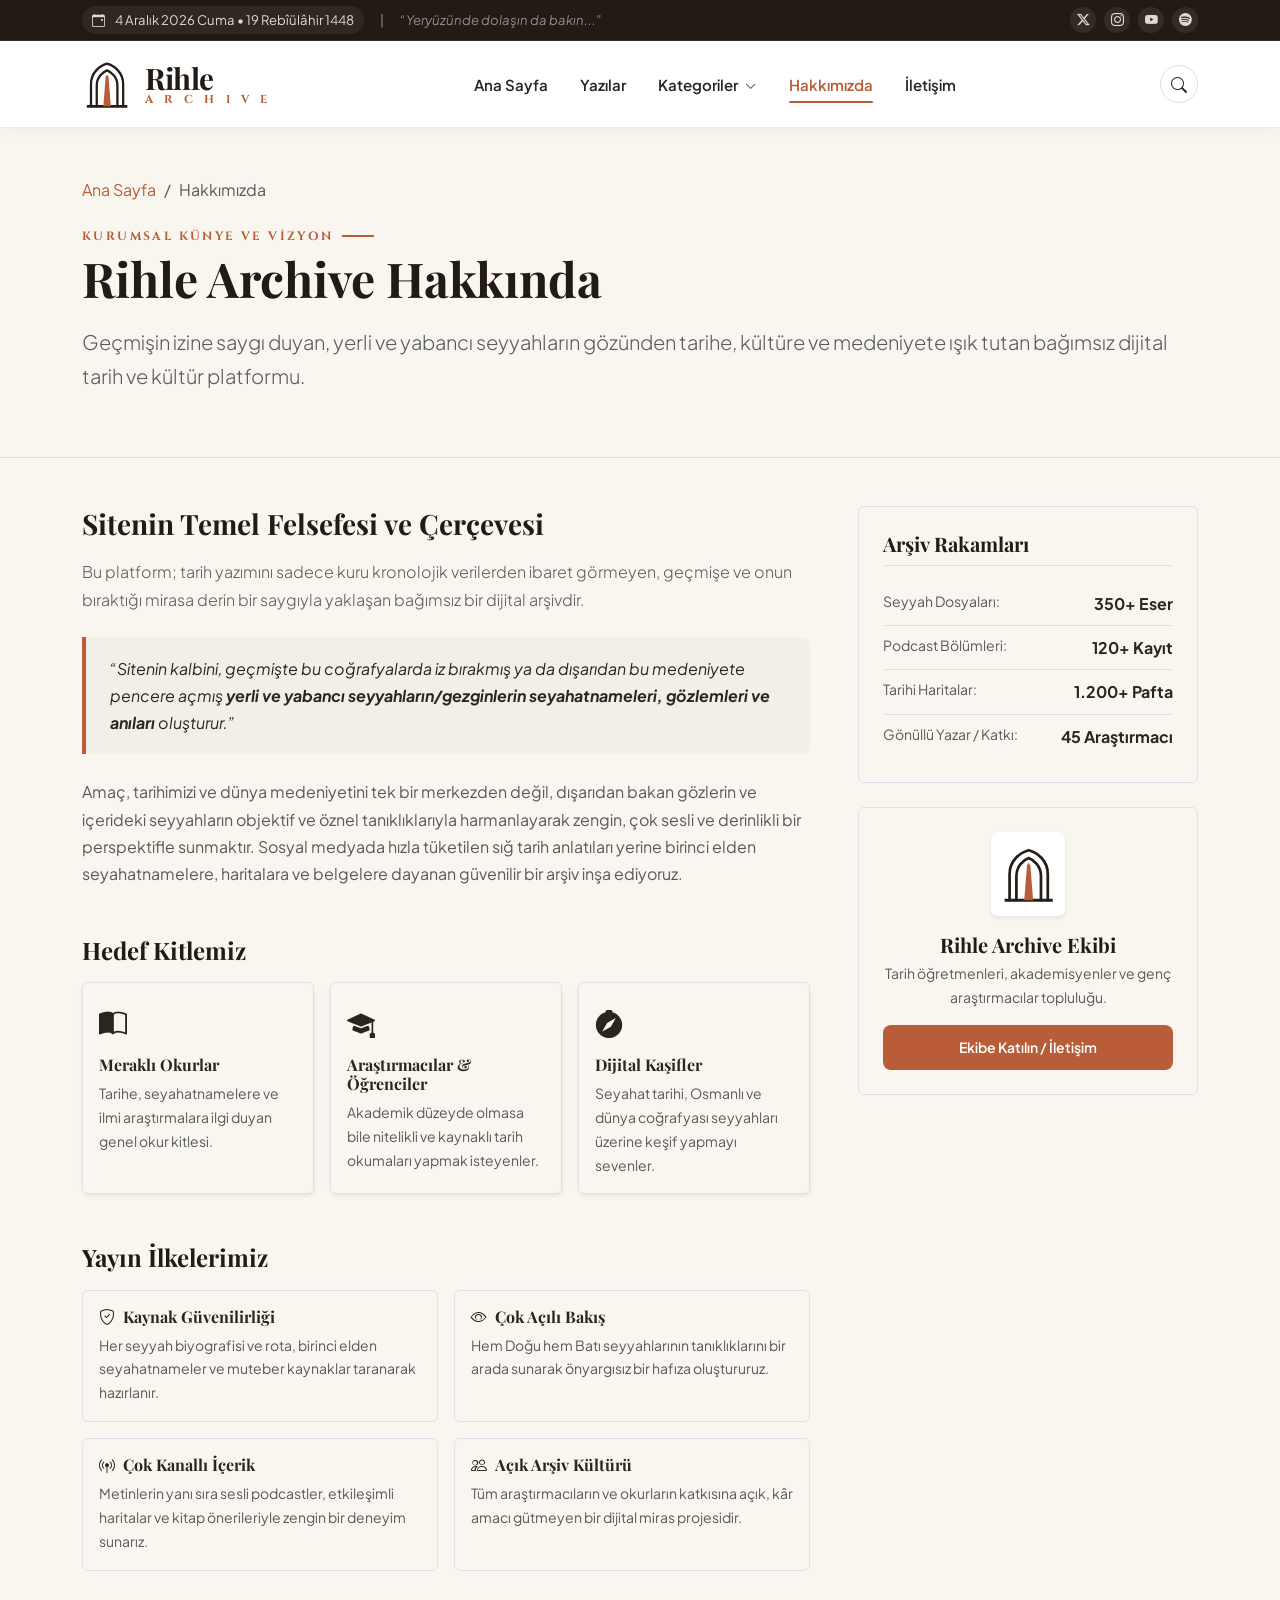
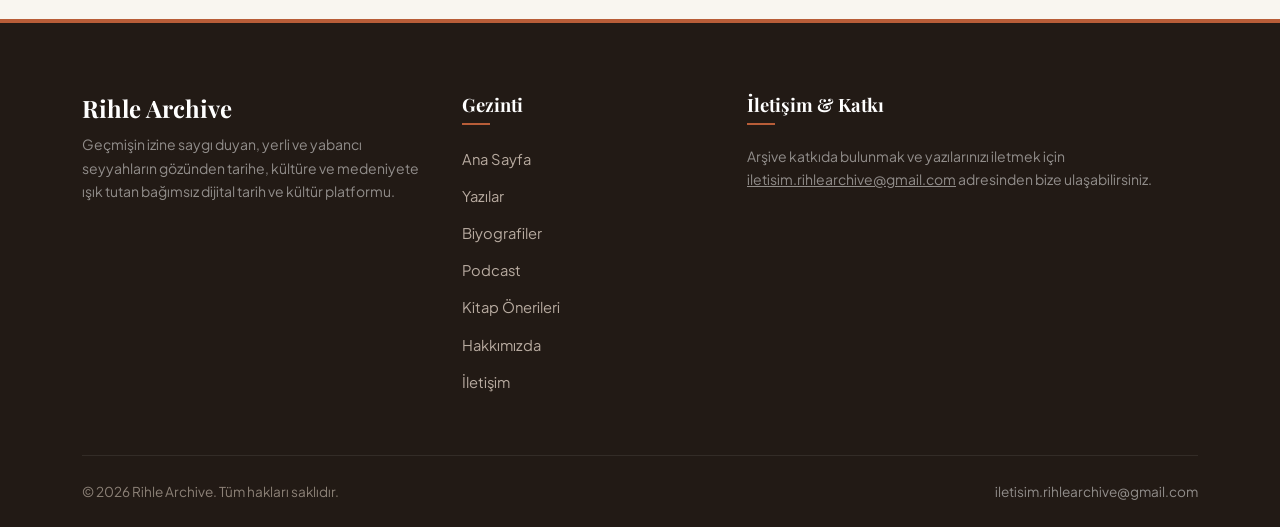
<file: hakkimizda.html>
<!DOCTYPE html>
<html lang="tr" data-bs-theme="light">

<head>
    <meta charset="UTF-8">
    <meta name="viewport" content="width=device-width, initial-scale=1.0">
    <meta name="color-scheme" content="only light">
    <meta name="description" content="Rihle Archive Hakkında - Misyonumuz, Künyemiz ve Seyahat Mirasına Bakışımız.">
    <title>Hakkımızda | Rihle Archive</title>

    <link rel="icon" type="image/svg+xml" href="assets/images/rihle-icon.svg">
    <link href="https://cdn.jsdelivr.net/npm/bootstrap@5.3.3/dist/css/bootstrap.min.css" rel="stylesheet">
    <link rel="stylesheet" href="https://cdn.jsdelivr.net/npm/bootstrap-icons@1.11.3/font/bootstrap-icons.min.css">
    <link rel="stylesheet" href="assets/css/style.css">
</head>

<body>

    <!-- TOP BAR -->
    <div class="top-bar">
        <div class="container d-flex justify-content-between align-items-center">
            <div class="d-flex align-items-center gap-3">
                <span class="date-badge" id="currentDateDisplay"><i class="bi bi-calendar-event me-1"></i>
                    Yükleniyor...</span>
                <span class="d-none d-md-inline text-white-50">|</span>
                <span class="d-none d-md-inline text-white-50 fst-italic">“Yeryüzünde dolaşın da bakın...”</span>
            </div>
            <div class="d-flex align-items-center gap-2">
                <div class="social-links-top">
                    <a href="https://twitter.com" target="_blank" rel="noopener"><i class="bi bi-twitter-x"></i></a>
                    <a href="https://instagram.com" target="_blank" rel="noopener"><i class="bi bi-instagram"></i></a>
                    <a href="https://youtube.com" target="_blank" rel="noopener"><i class="bi bi-youtube"></i></a>
                    <a href="https://spotify.com" target="_blank" rel="noopener"><i class="bi bi-spotify"></i></a>
                </div>
            </div>
        </div>
    </div>

    <!-- NAVBAR -->
    <nav class="navbar navbar-expand-lg navbar-rihle sticky-top">
        <div class="container">
            <a class="brand-wrapper" href="index.html">
                <img src="assets/images/rihle-icon.svg" alt="Rihle Archive" class="brand-logo-img">
                <div class="brand-text-block">
                    <span class="brand-title">Rihle</span>
                    <span class="brand-subtitle">A R C H I V E</span>
                </div>
            </a>

            <button class="navbar-toggler border-0 shadow-none" type="button" data-bs-toggle="collapse"
                data-bs-target="#navbarRihleContent">
                <i class="bi bi-list fs-2 text-primary"></i>
            </button>

            <div class="collapse navbar-collapse" id="navbarRihleContent">
                <ul class="navbar-nav mx-auto mb-2 mb-lg-0">
                    <li class="nav-item"><a class="nav-link" href="index.html">Ana Sayfa</a></li>
                    <li class="nav-item"><a class="nav-link" href="yazilar.html">Yazılar</a></li>
                    <li class="nav-item dropdown">
                        <a class="nav-link dropdown-toggle" href="#" id="navbarCategoriesDropdown" role="button"
                            data-bs-toggle="dropdown" aria-expanded="false">
                            Kategoriler <i class="bi bi-chevron-down ms-1 dropdown-chevron"></i>
                        </a>
                        <ul class="dropdown-menu border-0 shadow" aria-labelledby="navbarCategoriesDropdown">
                            <li><a class="dropdown-item py-2" href="biyografiler.html"><i
                                        class="bi bi-person-lines-fill me-2 text-terracotta"></i> Biyografiler</a></li>
                            <li><a class="dropdown-item py-2" href="podcast.html"><i
                                        class="bi bi-mic me-2 text-terracotta"></i> Podcast</a></li>
                            <li><a class="dropdown-item py-2" href="kitap-onerileri.html"><i
                                        class="bi bi-book me-2 text-terracotta"></i> Kitap Önerileri</a></li>
                        </ul>
                    </li>
                    <li class="nav-item"><a class="nav-link active" href="hakkimizda.html">Hakkımızda</a></li>
                    <li class="nav-item"><a class="nav-link" href="iletisim.html">İletişim</a></li>
                </ul>

                <div class="d-flex align-items-center gap-2 mt-3 mt-lg-0">
                    <button type="button" class="btn-nav-search" data-bs-toggle="modal"
                        data-bs-target="#searchArchiveModal"><i class="bi bi-search"></i></button>
                </div>
            </div>
        </div>
    </nav>

    <!-- SAYFA BAŞLIĞI -->
    <header class="py-5 bg-parchment-soft border-bottom">
        <div class="container">
            <nav aria-label="breadcrumb">
                <ol class="breadcrumb small">
                    <li class="breadcrumb-item"><a href="index.html">Ana Sayfa</a></li>
                    <li class="breadcrumb-item active" aria-current="page">Hakkımızda</li>
                </ol>
            </nav>
            <span class="section-eyebrow">Kurumsal Künye ve Vizyon</span>
            <h1 class="display-5 fw-bold mb-3 font-serif">Rihle Archive Hakkında</h1>
            <p class="lead text-muted max-w-750">
                Geçmişin izine saygı duyan, yerli ve yabancı seyyahların gözünden tarihe, kültüre ve medeniyete ışık tutan bağımsız dijital tarih ve kültür platformu.
            </p>
        </div>
    </header>

    <!-- ANA İÇERİK: MANİFESTO VE EKİP -->
    <main class="py-5">
        <div class="container">
            <div class="row g-5">
                <div class="col-lg-8">
                    <!-- 1. Temel Felsefe ve Çerçeve -->
                    <h2 class="h3 font-serif fw-bold mb-3">Sitenin Temel Felsefesi ve Çerçevesi</h2>
                    <p class="text-muted lead fs-6">
                        Bu platform; tarih yazımını sadece kuru kronolojik verilerden ibaret görmeyen, geçmişe ve onun bıraktığı mirasa derin bir saygıyla yaklaşan bağımsız bir dijital arşivdir.
                    </p>
                    <div class="about-quote-box my-4">
                        “Sitenin kalbini, geçmişte bu coğrafyalarda iz bırakmış ya da dışarıdan bu medeniyete pencere açmış <strong>yerli ve yabancı seyyahların/gezginlerin seyahatnameleri, gözlemleri ve anıları</strong> oluşturur.”
                    </div>
                    <p class="text-muted">
                        Amaç, tarihimizi ve dünya medeniyetini tek bir merkezden değil, dışarıdan bakan gözlerin ve içerideki seyyahların objektif ve öznel tanıklıklarıyla harmanlayarak zengin, çok sesli ve derinlikli bir perspektifle sunmaktır. Sosyal medyada hızla tüketilen sığ tarih anlatıları yerine birinci elden seyahatnamelere, haritalara ve belgelere dayanan güvenilir bir arşiv inşa ediyoruz.
                    </p>

                    <!-- 2. Hedef Kitle Bölümü -->
                    <h3 class="h4 font-serif fw-bold mt-5 mb-3">Hedef Kitlemiz</h3>
                    <div class="row g-3 mb-4">
                        <div class="col-md-4">
                            <div class="p-3 border rounded bg-card h-100 shadow-sm">
                                <div class="text-terracotta fs-3 mb-2"><i class="bi bi-book-half"></i></div>
                                <h5 class="h6 fw-bold mb-2">Meraklı Okurlar</h5>
                                <p class="small text-muted mb-0">Tarihe, seyahatnamelere ve ilmi araştırmalara ilgi duyan genel okur kitlesi.</p>
                            </div>
                        </div>
                        <div class="col-md-4">
                            <div class="p-3 border rounded bg-card h-100 shadow-sm">
                                <div class="text-terracotta fs-3 mb-2"><i class="bi bi-mortarboard-fill"></i></div>
                                <h5 class="h6 fw-bold mb-2">Araştırmacılar & Öğrenciler</h5>
                                <p class="small text-muted mb-0">Akademik düzeyde olmasa bile nitelikli ve kaynaklı tarih okumaları yapmak isteyenler.</p>
                            </div>
                        </div>
                        <div class="col-md-4">
                            <div class="p-3 border rounded bg-card h-100 shadow-sm">
                                <div class="text-terracotta fs-3 mb-2"><i class="bi bi-compass-fill"></i></div>
                                <h5 class="h6 fw-bold mb-2">Dijital Kaşifler</h5>
                                <p class="small text-muted mb-0">Seyahat tarihi, Osmanlı ve dünya coğrafyası seyyahları üzerine keşif yapmayı sevenler.</p>
                            </div>
                        </div>
                    </div>

                    <!-- 3. Temel İlkelerimiz -->
                    <h3 class="h4 font-serif fw-bold mt-5 mb-3">Yayın İlkelerimiz</h3>
                    <div class="row g-3">
                        <div class="col-md-6">
                            <div class="p-3 border rounded bg-card h-100">
                                <h5 class="h6 fw-bold text-terracotta"><i class="bi bi-shield-check me-2"></i>Kaynak Güvenilirliği</h5>
                                <p class="small text-muted mb-0">Her seyyah biyografisi ve rota, birinci elden seyahatnameler ve muteber kaynaklar taranarak hazırlanır.</p>
                            </div>
                        </div>
                        <div class="col-md-6">
                            <div class="p-3 border rounded bg-card h-100">
                                <h5 class="h6 fw-bold text-terracotta"><i class="bi bi-eye me-2"></i>Çok Açılı Bakış</h5>
                                <p class="small text-muted mb-0">Hem Doğu hem Batı seyyahlarının tanıklıklarını bir arada sunarak önyargısız bir hafıza oluştururuz.</p>
                            </div>
                        </div>
                        <div class="col-md-6">
                            <div class="p-3 border rounded bg-card h-100">
                                <h5 class="h6 fw-bold text-terracotta"><i class="bi bi-broadcast-pin me-2"></i>Çok Kanallı İçerik</h5>
                                <p class="small text-muted mb-0">Metinlerin yanı sıra sesli podcastler, etkileşimli haritalar ve kitap önerileriyle zengin bir deneyim sunarız.</p>
                            </div>
                        </div>
                        <div class="col-md-6">
                            <div class="p-3 border rounded bg-card h-100">
                                <h5 class="h6 fw-bold text-terracotta"><i class="bi bi-people me-2"></i>Açık Arşiv Kültürü</h5>
                                <p class="small text-muted mb-0">Tüm araştırmacıların ve okurların katkısına açık, kâr amacı gütmeyen bir dijital miras projesidir.</p>
                            </div>
                        </div>
                    </div>
                </div>

                <!-- Sağ Kolon: Rakamlar & İletişim Çağrısı -->
                <div class="col-lg-4">
                    <div class="p-4 rounded border bg-card mb-4">
                        <h4 class="h5 font-serif fw-bold mb-3 border-bottom pb-2">Arşiv Rakamları</h4>
                        <div class="d-flex justify-content-between py-2 border-bottom">
                            <span class="text-muted small">Seyyah Dosyaları:</span>
                            <span class="fw-bold text-terracotta">350+ Eser</span>
                        </div>
                        <div class="d-flex justify-content-between py-2 border-bottom">
                            <span class="text-muted small">Podcast Bölümleri:</span>
                            <span class="fw-bold text-terracotta">120+ Kayıt</span>
                        </div>
                        <div class="d-flex justify-content-between py-2 border-bottom">
                            <span class="text-muted small">Tarihi Haritalar:</span>
                            <span class="fw-bold text-terracotta">1.200+ Pafta</span>
                        </div>
                        <div class="d-flex justify-content-between py-2">
                            <span class="text-muted small">Gönüllü Yazar / Katkı:</span>
                            <span class="fw-bold text-terracotta">45 Araştırmacı</span>
                        </div>
                    </div>

                    <div class="p-4 rounded bg-parchment-soft border text-center">
                        <img src="assets/images/rihle-icon.svg" alt="Logo" class="rounded mb-3 shadow-sm bg-white p-2"
                            style="height: 84px;">
                        <h5 class="fw-bold font-serif mb-1">Rihle Archive Ekibi</h5>
                        <p class="text-muted small mb-3">Tarih öğretmenleri, akademisyenler ve genç araştırmacılar
                            topluluğu.</p>
                        <a href="iletisim.html" class="btn btn-rihle btn-sm w-100">
                            Ekibe Katılın / İletişim
                        </a>
                    </div>
                </div>
            </div>
        </div>
    </main>

    <!-- FOOTER -->
    <footer class="footer-rihle">
        <div class="container">
            <div class="row g-4">
                <div class="col-lg-4">
                    <span class="font-serif fw-bold text-white fs-4">Rihle Archive</span>
                    <p class="small text-white-50 mt-2">Geçmişin izine saygı duyan, yerli ve yabancı seyyahların gözünden tarihe, kültüre ve medeniyete ışık tutan bağımsız dijital tarih ve kültür platformu.</p>
                </div>
                <div class="col-6 col-md-4 col-lg-3">
                    <h5>Gezinti</h5>
                    <ul class="footer-links">
                        <li><a href="index.html">Ana Sayfa</a></li>
                        <li><a href="yazilar.html">Yazılar</a></li>
                        <li><a href="biyografiler.html">Biyografiler</a></li>
                        <li><a href="podcast.html">Podcast</a></li>
                        <li><a href="kitap-onerileri.html">Kitap Önerileri</a></li>
                        <li><a href="hakkimizda.html">Hakkımızda</a></li>
                        <li><a href="iletisim.html">İletişim</a></li>
                    </ul>
                </div>
                <div class="col-6 col-md-4 col-lg-5">
                    <h5>İletişim & Katkı</h5>
                    <p class="small text-white-50">Arşive katkıda bulunmak ve yazılarınızı iletmek için <a
                            href="mailto:iletisim.rihlearchive@gmail.com"
                            class="text-white-50 text-decoration-underline">iletisim.rihlearchive@gmail.com</a> adresinden bize
                        ulaşabilirsiniz.</p>
                </div>
            </div>
            <div class="footer-bottom d-flex justify-content-between align-items-center">
                <div>&copy; 2026 Rihle Archive. Tüm hakları saklıdır.</div>
                <a href="mailto:iletisim.rihlearchive@gmail.com" class="text-white-50">iletisim.rihlearchive@gmail.com</a>
            </div>
        </div>
    </footer>

    <!-- ARAMA MODALI -->
    <div class="modal fade search-modal" id="searchArchiveModal" tabindex="-1" aria-hidden="true">
        <div class="modal-dialog modal-dialog-centered modal-lg">
            <div class="modal-content">
                <div class="search-input-wrap">
                    <i class="bi bi-search fs-4 text-terracotta"></i>
                    <input type="text" id="archiveSearchInput" class="search-input-field" placeholder="Arşivde ara...">
                </div>
                <div class="search-results-list" id="archiveSearchResults"></div>
            </div>
        </div>
    </div>

    <script src="https://cdn.jsdelivr.net/npm/bootstrap@5.3.3/dist/js/bootstrap.bundle.min.js"></script>
    <script src="assets/js/main.js"></script>
</body>

</html>
</file>
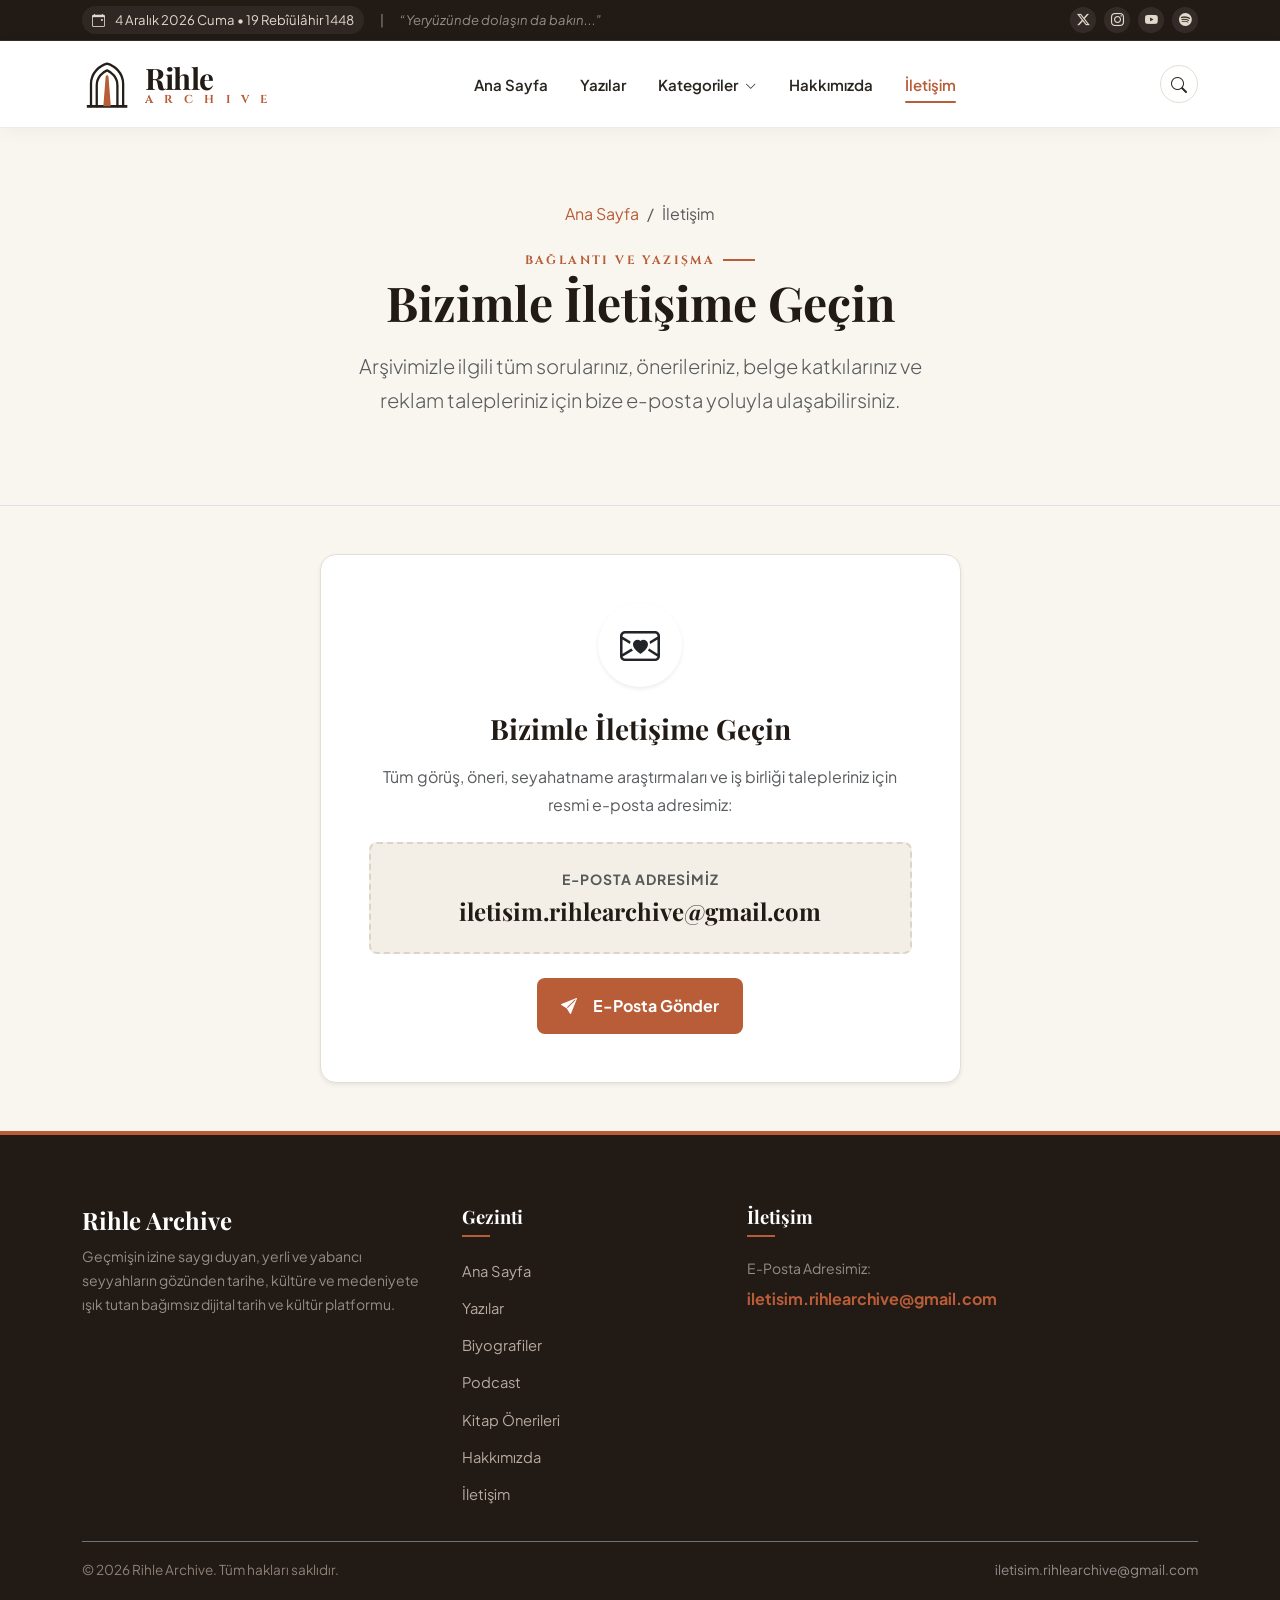
<file: iletisim.html>
<!DOCTYPE html>
<html lang="tr" data-bs-theme="light">
<head>
    <meta charset="UTF-8">
    <meta name="viewport" content="width=device-width, initial-scale=1.0">
    <meta name="color-scheme" content="only light">
    <meta name="description" content="Rihle Archive İletişim - Bizimle İletişime Geçin.">
    <title>İletişim | Rihle Archive</title>
    
    <link rel="icon" type="image/svg+xml" href="assets/images/rihle-icon.svg">
    <link href="https://cdn.jsdelivr.net/npm/bootstrap@5.3.3/dist/css/bootstrap.min.css" rel="stylesheet">
    <link rel="stylesheet" href="https://cdn.jsdelivr.net/npm/bootstrap-icons@1.11.3/font/bootstrap-icons.min.css">
    <link rel="stylesheet" href="assets/css/style.css">
</head>
<body>

    <!-- TOP BAR -->
    <div class="top-bar">
        <div class="container d-flex justify-content-between align-items-center">
            <div class="d-flex align-items-center gap-3">
                <span class="date-badge" id="currentDateDisplay"><i class="bi bi-calendar-event me-1"></i> Yükleniyor...</span>
                <span class="d-none d-md-inline text-white-50">|</span>
                <span class="d-none d-md-inline text-white-50 fst-italic">“Yeryüzünde dolaşın da bakın...”</span>
            </div>
            <div class="d-flex align-items-center gap-2">
                <div class="social-links-top">
                    <a href="https://twitter.com" target="_blank" rel="noopener"><i class="bi bi-twitter-x"></i></a>
                    <a href="https://instagram.com" target="_blank" rel="noopener"><i class="bi bi-instagram"></i></a>
                    <a href="https://youtube.com" target="_blank" rel="noopener"><i class="bi bi-youtube"></i></a>
                    <a href="https://spotify.com" target="_blank" rel="noopener"><i class="bi bi-spotify"></i></a>
                </div>
            </div>
        </div>
    </div>

    <!-- NAVBAR (Sabit ve Opak) -->
    <nav class="navbar navbar-expand-lg navbar-rihle sticky-top">
        <div class="container">
            <a class="brand-wrapper" href="index.html">
                <img src="assets/images/rihle-icon.svg" alt="Rihle Archive" class="brand-logo-img">
                <div class="brand-text-block">
                    <span class="brand-title">Rihle</span>
                    <span class="brand-subtitle">A R C H I V E</span>
                </div>
            </a>

            <button class="navbar-toggler border-0 shadow-none" type="button" data-bs-toggle="collapse" data-bs-target="#navbarRihleContent">
                <i class="bi bi-list fs-2 text-primary"></i>
            </button>

            <div class="collapse navbar-collapse" id="navbarRihleContent">
                <ul class="navbar-nav mx-auto mb-2 mb-lg-0">
                    <li class="nav-item"><a class="nav-link" href="index.html">Ana Sayfa</a></li>
                    <li class="nav-item"><a class="nav-link" href="yazilar.html">Yazılar</a></li>
                    <li class="nav-item dropdown">
                        <a class="nav-link dropdown-toggle" href="#" id="navbarCategoriesDropdown" role="button" data-bs-toggle="dropdown" aria-expanded="false">
                            Kategoriler <i class="bi bi-chevron-down ms-1 dropdown-chevron"></i>
                        </a>
                        <ul class="dropdown-menu border-0 shadow" aria-labelledby="navbarCategoriesDropdown">
                            <li><a class="dropdown-item py-2" href="biyografiler.html"><i class="bi bi-person-lines-fill me-2 text-terracotta"></i> Biyografiler</a></li>
                            <li><a class="dropdown-item py-2" href="podcast.html"><i class="bi bi-mic me-2 text-terracotta"></i> Podcast</a></li>
                            <li><a class="dropdown-item py-2" href="kitap-onerileri.html"><i class="bi bi-book me-2 text-terracotta"></i> Kitap Önerileri</a></li>
                        </ul>
                    </li>
                    <li class="nav-item"><a class="nav-link" href="hakkimizda.html">Hakkımızda</a></li>
                    <li class="nav-item"><a class="nav-link active" href="iletisim.html">İletişim</a></li>
                </ul>

                <div class="d-flex align-items-center gap-2 mt-3 mt-lg-0">
                    <button type="button" class="btn-nav-search" data-bs-toggle="modal" data-bs-target="#searchArchiveModal"><i class="bi bi-search"></i></button>
                </div>
            </div>
        </div>
    </nav>

    <!-- SAYFA BAŞLIĞI -->
    <header class="py-5 bg-parchment-soft border-bottom">
        <div class="container text-center py-4">
            <nav aria-label="breadcrumb" class="d-flex justify-content-center">
                <ol class="breadcrumb small">
                    <li class="breadcrumb-item"><a href="index.html">Ana Sayfa</a></li>
                    <li class="breadcrumb-item active" aria-current="page">İletişim</li>
                </ol>
            </nav>
            <span class="section-eyebrow">Bağlantı ve Yazışma</span>
            <h1 class="display-5 fw-bold mb-3 font-serif">Bizimle İletişime Geçin</h1>
            <p class="lead text-muted mx-auto" style="max-width: 600px;">
                Arşivimizle ilgili tüm sorularınız, önerileriniz, belge katkılarınız ve reklam talepleriniz için bize e-posta yoluyla ulaşabilirsiniz.
            </p>
        </div>
    </header>

    <!-- İLETİŞİM ALANI: YALNIZCA BİZİMLE İLETİŞİME GEÇİN VE MAİL ADRESİ -->
    <main class="py-5">
        <div class="container">
            <div class="row justify-content-center">
                <div class="col-lg-7 col-md-9">
                    <div class="card border-0 shadow-sm p-5 text-center bg-white" style="border-radius: 16px; border: 1px solid var(--border-color) !important;">
                        <div class="mb-4">
                            <span class="d-inline-flex align-items-center justify-content-center bg-parchment-soft rounded-circle shadow-sm" style="width: 84px; height: 84px;">
                                <i class="bi bi-envelope-heart fs-1 text-terracotta"></i>
                            </span>
                        </div>
                        
                        <h2 class="h3 font-serif fw-bold mb-3">Bizimle İletişime Geçin</h2>
                        <p class="text-muted mb-4">
                            Tüm görüş, öneri, seyahatname araştırmaları ve iş birliği talepleriniz için resmi e-posta adresimiz:
                        </p>

                        <div class="p-4 rounded-3 mb-4" style="background-color: var(--bg-parchment-soft); border: 2px dashed #dcd4c8;">
                            <span class="text-muted small d-block mb-1 text-uppercase fw-bold" style="letter-spacing: 1px;">E-Posta Adresimiz</span>
                            <a href="mailto:iletisim.rihlearchive@gmail.com" class="fs-4 fw-bold text-terracotta text-decoration-none font-serif d-inline-block">
                                iletisim.rihlearchive@gmail.com
                            </a>
                        </div>

                        <div>
                            <a href="mailto:iletisim.rihlearchive@gmail.com" class="btn btn-rihle px-4 py-3 fw-bold">
                                <i class="bi bi-send-fill me-2"></i> E-Posta Gönder
                            </a>
                        </div>
                    </div>
                </div>
            </div>
        </div>
    </main>

    <!-- FOOTER -->
    <footer class="footer-rihle">
        <div class="container">
            <div class="row g-4">
                <div class="col-lg-4">
                    <span class="font-serif fw-bold text-white fs-4">Rihle Archive</span>
                    <p class="small text-white-50 mt-2">Geçmişin izine saygı duyan, yerli ve yabancı seyyahların gözünden tarihe, kültüre ve medeniyete ışık tutan bağımsız dijital tarih ve kültür platformu.</p>
                </div>
                <div class="col-6 col-md-4 col-lg-3">
                    <h5>Gezinti</h5>
                    <ul class="footer-links">
                        <li><a href="index.html">Ana Sayfa</a></li>
                        <li><a href="yazilar.html">Yazılar</a></li>
                        <li><a href="biyografiler.html">Biyografiler</a></li>
                        <li><a href="podcast.html">Podcast</a></li>
                        <li><a href="kitap-onerileri.html">Kitap Önerileri</a></li>
                        <li><a href="hakkimizda.html">Hakkımızda</a></li>
                        <li><a href="iletisim.html">İletişim</a></li>
                    </ul>
                </div>
                <div class="col-6 col-md-4 col-lg-5">
                    <h5>İletişim</h5>
                    <p class="small text-white-50 mb-1">E-Posta Adresimiz:</p>
                    <a href="mailto:iletisim.rihlearchive@gmail.com" class="text-terracotta fw-bold">iletisim.rihlearchive@gmail.com</a>
                </div>
            </div>
            <div class="footer-bottom d-flex justify-content-between align-items-center mt-4 pt-3 border-top border-secondary">
                <div>&copy; 2026 Rihle Archive. Tüm hakları saklıdır.</div>
                <a href="mailto:iletisim.rihlearchive@gmail.com" class="text-white-50">iletisim.rihlearchive@gmail.com</a>
            </div>
        </div>
    </footer>

    <!-- ARAMA MODALI -->
    <div class="modal fade search-modal" id="searchArchiveModal" tabindex="-1" aria-hidden="true">
        <div class="modal-dialog modal-dialog-centered modal-lg">
            <div class="modal-content">
                <div class="search-input-wrap">
                    <i class="bi bi-search fs-4 text-terracotta"></i>
                    <input type="text" id="archiveSearchInput" class="search-input-field" placeholder="Arşivde ara...">
                </div>
                <div class="search-results-list" id="archiveSearchResults"></div>
            </div>
        </div>
    </div>

    <script src="https://cdn.jsdelivr.net/npm/bootstrap@5.3.3/dist/js/bootstrap.bundle.min.js"></script>
    <script src="assets/js/main.js"></script>
</body>
</html>
</file>
<file: assets/css/style.css>
/* ===================================================================
   RIHLE ARCHIVE - Özel Stil Dosyası
   Kültür, Tarih ve Seyahat Portalı
   =================================================================== */

@import url('https://fonts.googleapis.com/css2?family=Cinzel:wght@500;700;800&family=Playfair+Display:ital,wght@0,500;0,600;0,700;1,400;1,600&family=Plus+Jakarta+Sans:wght@300;400;500;600;700&display=swap');

:root {
    /* Ana Renk Paleti (Rihle Archive Logosu ve Teması) */
    --color-primary: #221a15;          /* Derin Espresso / Gece Ahşabı */
    --color-primary-light: #3a2e26;
    --color-terracotta: #b85d38;       /* Logo Kiremit / Pişmiş Toprak */
    --color-terracotta-dark: #984828;
    --color-terracotta-light: #f4eae4;
    --color-accent: #c49b5b;           /* Antik Varak / Altın */
    --color-accent-soft: rgba(196, 155, 91, 0.15);
    
    /* Zemin ve Nötr Tonlar */
    --bg-parchment: #f9f6f0;           /* Sıcak Parşömen / Arşiv Kağıdı */
    --bg-parchment-soft: #f4efe6;
    --bg-card: #ffffff;
    --border-color: #e5ded3;
    --border-color-dark: #ccbfad;
    
    /* Tipografi Renkleri */
    --text-main: #2b2520;
    --text-muted: #6e655e;
    --text-light: #9e958d;
    
    /* Tipografi Aileleri */
    --font-heading: 'Playfair Display', Georgia, serif;
    --font-brand: 'Cinzel', serif;
    --font-body: 'Plus Jakarta Sans', -apple-system, BlinkMacSystemFont, "Segoe UI", Roboto, sans-serif;
    
    /* Gölgeler ve Geçişler */
    --shadow-sm: 0 2px 8px rgba(34, 26, 21, 0.04);
    --shadow-md: 0 8px 24px rgba(34, 26, 21, 0.08);
    --shadow-lg: 0 16px 36px rgba(34, 26, 21, 0.12);
    --transition: all 0.3s cubic-bezier(0.25, 0.8, 0.25, 1);
    --radius-sm: 8px;
    --radius-md: 14px;
    --radius-lg: 20px;
}

/* Karanlık Mod Değişkenleri */
[data-bs-theme="dark"] {
    --bg-parchment: #120e0c;
    --bg-parchment-soft: #1c1512;
    --bg-card: #221c18;
    --border-color: #332b24;
    --border-color-dark: #473c32;
    --text-main: #f0eae1;
    --text-muted: #a89e95;
    --text-light: #7c7269;
    --color-primary: #f2ece4;
    --color-primary-light: #d8cebf;
    --color-terracotta-light: rgba(184, 93, 56, 0.2);
    --shadow-md: 0 8px 24px rgba(0, 0, 0, 0.35);
    --bs-body-bg: #120e0c;
    --bs-body-color: #e2d9d2;
    --parchment-soft: #1c1512;
    --card-bg: #1c1512;
}

[data-bs-theme="dark"] .bg-parchment-soft {
    background-color: #1c1512 !important;
    color: #e2d9d2 !important;
}

[data-bs-theme="dark"] .modal-content {
    background-color: #1c1512;
    color: #e2d9d2;
    border-color: #332722;
}

/* ===================================================================
   Genel Ayarlar ve Temel Tipografi
   =================================================================== */
html {
    scroll-behavior: smooth;
}

body {
    font-family: var(--font-body);
    color: var(--text-main);
    background-color: var(--bg-parchment);
    line-height: 1.7;
    overflow-x: hidden;
    transition: background-color 0.3s ease, color 0.3s ease;
}

h1, h2, h3, h4, h5, h6, .font-serif {
    font-family: var(--font-heading);
    color: var(--color-primary);
    font-weight: 700;
    line-height: 1.3;
}

.brand-font {
    font-family: var(--font-brand);
    letter-spacing: 0.08em;
}

a {
    color: var(--color-terracotta);
    text-decoration: none;
    transition: var(--transition);
}

a:hover {
    color: var(--color-terracotta-dark);
}

::selection {
    background-color: var(--color-terracotta);
    color: #ffffff;
}

/* ===================================================================
   Üst Bilgi Çubuğu (Top Bar)
   =================================================================== */
.top-bar {
    background-color: var(--color-primary);
    color: #e2d9cd;
    font-size: 0.82rem;
    border-bottom: 1px solid rgba(255, 255, 255, 0.08);
    padding: 6px 0;
}

.top-bar a {
    color: #e2d9cd;
    transition: var(--transition);
}

.top-bar a:hover {
    color: var(--color-accent);
}

.date-badge {
    display: inline-flex;
    align-items: center;
    gap: 6px;
    background: rgba(255, 255, 255, 0.06);
    padding: 3px 10px;
    border-radius: 20px;
}

.social-links-top a {
    display: inline-flex;
    align-items: center;
    justify-content: center;
    width: 26px;
    height: 26px;
    border-radius: 50%;
    background: rgba(255, 255, 255, 0.08);
    margin-left: 6px;
    font-size: 0.8rem;
}

.social-links-top a:hover {
    background: var(--color-terracotta);
    color: #ffffff;
    transform: translateY(-2px);
}

/* ===================================================================
   Ana Navigasyon (Navbar)
   =================================================================== */
.navbar-rihle {
    background: #ffffff !important; /* Tamamen opak, arkasındaki yazılar kesinlikle görünmez */
    border-bottom: 1px solid rgba(0, 0, 0, 0.08);
    box-shadow: 0 4px 18px rgba(0, 0, 0, 0.04);
    padding: 14px 0;
    transition: var(--transition);
    position: sticky;
    top: 0;
    z-index: 1040;
}

.navbar-rihle.is-scrolled {
    padding: 10px 0;
    box-shadow: 0 6px 20px rgba(0, 0, 0, 0.08);
    background: #ffffff !important;
}

/* Dropdown Menü İyileştirmeleri & Hover Davranışı */
.navbar-rihle .dropdown-toggle::after {
    display: none; /* Bootstrap varsayılan okunu gizle, özel chevron ikonu kullanıyoruz */
}

.navbar-rihle .dropdown-chevron {
    display: inline-block;
    transition: transform 0.2s ease;
    font-size: 0.72rem;
    vertical-align: middle;
}

.navbar-rihle .dropdown-menu {
    border: 1px solid var(--border-color);
    box-shadow: 0 12px 32px rgba(0, 0, 0, 0.08);
    border-radius: 10px;
    padding: 8px;
    background: #ffffff;
    min-width: 210px;
}

.navbar-rihle .dropdown-item {
    border-radius: 6px;
    font-size: 0.92rem;
    font-weight: 500;
    color: var(--text-main);
    padding: 8px 14px;
    transition: var(--transition);
}

.navbar-rihle .dropdown-item:hover {
    background-color: var(--bg-parchment-soft);
    color: var(--color-terracotta);
    transform: translateX(4px);
}

/* Masaüstünde (min-width: 992px) Hover ile Açılma */
@media (min-width: 992px) {
    .navbar-rihle .nav-item.dropdown {
        position: relative;
    }

    .navbar-rihle .nav-item.dropdown .dropdown-menu {
        display: block;
        opacity: 0;
        visibility: hidden;
        transform: translateY(10px);
        transition: opacity 0.22s ease, transform 0.22s ease, visibility 0.22s;
        pointer-events: none;
        margin-top: 0;
    }

    .navbar-rihle .nav-item.dropdown:hover .dropdown-menu,
    .navbar-rihle .nav-item.dropdown:focus-within .dropdown-menu {
        opacity: 1;
        visibility: visible;
        transform: translateY(0);
        pointer-events: auto;
    }

    .navbar-rihle .nav-item.dropdown:hover .dropdown-chevron {
        transform: rotate(180deg);
        color: var(--color-terracotta);
    }
}

/* ===================================================================
   Yorumlar Bölümü (Comments Section - HTML / WP Uyumlu)
   =================================================================== */
.comments-area {
    margin-top: 50px;
    padding-top: 40px;
    border-top: 1px solid var(--border-color);
}

.comments-title {
    font-family: var(--font-heading);
    font-size: 1.5rem;
    font-weight: 700;
    margin-bottom: 25px;
    color: var(--color-primary);
}

.comment-list {
    list-style: none;
    padding: 0;
    margin: 0 0 40px;
}

.comment-item {
    background: #ffffff;
    border: 1px solid var(--border-color);
    border-radius: 12px;
    padding: 20px;
    margin-bottom: 20px;
    transition: var(--transition);
}

.comment-item:hover {
    box-shadow: 0 4px 15px rgba(0, 0, 0, 0.04);
}

.comment-avatar {
    width: 46px;
    height: 46px;
    border-radius: 50%;
    background: var(--bg-parchment-soft);
    display: flex;
    align-items: center;
    justify-content: center;
    color: var(--color-terracotta);
    font-weight: 700;
    font-size: 1.1rem;
    border: 1px solid var(--border-color);
    flex-shrink: 0;
}

.comment-author-name {
    font-weight: 700;
    font-size: 1rem;
    color: var(--color-primary);
    margin-bottom: 2px;
}

.comment-date {
    font-size: 0.8rem;
    color: var(--text-light);
}

.comment-text {
    font-size: 0.94rem;
    color: var(--text-muted);
    line-height: 1.6;
    margin: 12px 0 0;
}

.comment-form-box {
    background: var(--bg-parchment-soft);
    border: 1px solid var(--border-color);
    border-radius: 14px;
    padding: 28px;
}

.comment-reply-title {
    font-family: var(--font-heading);
    font-size: 1.35rem;
    font-weight: 700;
    margin-bottom: 8px;
    color: var(--color-primary);
}

.comment-notes {
    font-size: 0.85rem;
    color: var(--text-muted);
    margin-bottom: 20px;
}

/* ===================================================================
   Reklam Alanı (Banner)
   =================================================================== */
.ad-banner-zone {
    margin: 35px auto;
}

.ad-banner-box {
    background: #faf8f5;
    border: 2px dashed #dcd4c8;
    border-radius: 12px;
    padding: 24px 20px;
    text-align: center;
    position: relative;
    transition: var(--transition);
    cursor: pointer;
}

.ad-banner-box:hover {
    border-color: var(--color-terracotta);
    background: #fdfaf6;
    box-shadow: 0 6px 20px rgba(184, 93, 56, 0.08);
}

.ad-banner-content {
    display: flex;
    flex-direction: column;
    align-items: center;
    justify-content: center;
    gap: 6px;
}

.ad-badge {
    background: var(--color-terracotta);
    color: #ffffff;
    font-size: 0.72rem;
    font-weight: 700;
    letter-spacing: 1.5px;
    padding: 3px 10px;
    border-radius: 4px;
    display: inline-block;
}

.ad-text {
    font-family: var(--font-heading);
    font-size: 1.25rem;
    font-weight: 700;
    color: var(--color-primary);
    margin: 4px 0 0;
}

.ad-subtext {
    font-size: 0.88rem;
    color: var(--text-muted);
}

/* ===================================================================
   Ana Sayfa Kategori Kartları Bölümü (Resimdeki Tasarıma Uygun)
   =================================================================== */
.categories-header-bar {
    display: flex;
    align-items: center;
    margin-bottom: 20px;
}

.categories-header-title {
    display: flex;
    align-items: center;
    gap: 10px;
    font-family: var(--font-heading);
    font-size: 1.65rem;
    font-weight: 700;
    color: var(--color-primary);
    margin-bottom: 0;
    white-space: nowrap;
}

.categories-header-icon {
    font-size: 1.45rem;
    color: var(--color-primary);
    line-height: 1;
}

.categories-header-line {
    flex-grow: 1;
    height: 2px;
    background-color: #8c7362;
    margin-left: 16px;
    opacity: 0.65;
}

/* Kategori Sekmeleri (Tabs) */
.category-tabs-nav {
    display: flex;
    gap: 10px;
    flex-wrap: wrap;
    margin-bottom: 24px;
    padding-left: 0;
    list-style: none;
    border-bottom: none;
}

.category-tabs-nav .nav-item {
    margin-bottom: 0;
}

.cat-tab-btn {
    background-color: #d6dfe7;
    color: #1e252e;
    border: none;
    outline: none;
    border-radius: 7px;
    padding: 8px 22px;
    font-size: 0.93rem;
    font-weight: 600;
    cursor: pointer;
    transition: all 0.2s ease;
    display: inline-flex;
    align-items: center;
    gap: 7px;
    text-decoration: none;
}

.cat-tab-btn:hover {
    background-color: #c4d0da;
    color: #0f1622;
}

.cat-tab-btn.active {
    background-color: #101824 !important;
    color: #ffffff !important;
}

/* 2 Kolonlu Kart Yapısı */
.category-news-card {
    background: #ffffff;
    border: 1px solid #e5e9f0;
    border-radius: 10px;
    padding: 13px 15px;
    display: flex;
    align-items: center;
    gap: 15px;
    text-decoration: none;
    color: inherit;
    transition: transform 0.2s ease, box-shadow 0.2s ease, border-color 0.2s ease;
    height: 100%;
    position: relative;
}

.category-news-card:hover {
    transform: translateY(-2px);
    box-shadow: 0 8px 22px rgba(16, 24, 40, 0.08);
    border-color: #cbd5e1;
    color: inherit;
}

.category-news-thumb {
    width: 142px;
    height: 98px;
    border-radius: 8px;
    overflow: hidden;
    flex-shrink: 0;
    background-color: #f1f5f9;
}

.category-news-thumb img {
    width: 100%;
    height: 100%;
    object-fit: cover;
    object-position: center 25%;
    display: block;
    transition: transform 0.4s ease;
}

.category-news-card:hover .category-news-thumb img {
    transform: scale(1.05);
}

.category-news-content {
    flex-grow: 1;
    min-width: 0;
}

.category-news-title {
    font-family: var(--font-body);
    font-size: 0.96rem;
    font-weight: 700;
    color: #1e293b;
    line-height: 1.35;
    margin-bottom: 4px;
    display: -webkit-box;
    -webkit-line-clamp: 2;
    -webkit-box-orient: vertical;
    overflow: hidden;
    transition: color 0.2s ease;
}

.category-news-card:hover .category-news-title {
    color: var(--color-terracotta);
}

.category-news-desc {
    font-size: 0.82rem;
    color: #64748b;
    line-height: 1.45;
    margin-bottom: 6px;
    display: -webkit-box;
    -webkit-line-clamp: 2;
    -webkit-box-orient: vertical;
    overflow: hidden;
}

.category-news-meta {
    font-size: 0.78rem;
    color: #64748b;
    display: flex;
    align-items: center;
    gap: 5px;
}

.category-news-meta i {
    font-size: 0.85rem;
}

@media (max-width: 576px) {
    .category-news-card {
        padding: 10px;
        gap: 12px;
    }
    .category-news-thumb {
        width: 110px;
        height: 84px;
    }
    .category-news-title {
        font-size: 0.88rem;
    }
    .category-news-desc {
        font-size: 0.78rem;
        -webkit-line-clamp: 1;
    }
    .cat-tab-btn {
        padding: 7px 16px;
        font-size: 0.88rem;
    }
}

[data-bs-theme="dark"] .category-news-card {
    background-color: var(--bg-card);
    border-color: var(--border-color);
}

[data-bs-theme="dark"] .cat-tab-btn {
    background-color: #2a221d;
    color: #e2d9d2;
}

[data-bs-theme="dark"] .cat-tab-btn.active {
    background-color: var(--color-terracotta) !important;
    color: #ffffff !important;
}

[data-bs-theme="dark"] .category-news-title {
    color: #f1ede8;
}

[data-bs-theme="dark"] .category-news-desc {
    color: #a89e95;
}

.category-showcase-card {
    background: #ffffff;
    border: 1px solid var(--border-color);
    border-radius: 14px;
    overflow: hidden;
    display: flex;
    flex-direction: column;
    height: 100%;
    text-decoration: none;
    color: inherit;
    transition: all 0.3s cubic-bezier(0.165, 0.84, 0.44, 1);
    box-shadow: 0 4px 15px rgba(0, 0, 0, 0.03);
}

.category-showcase-card:hover {
    transform: translateY(-6px);
    box-shadow: 0 14px 30px rgba(0, 0, 0, 0.09);
    border-color: var(--color-terracotta);
    color: inherit;
}

.category-showcase-img-wrap {
    position: relative;
    height: 200px;
    overflow: hidden;
}

.category-showcase-img {
    width: 100%;
    height: 100%;
    object-fit: cover;
    transition: transform 0.5s ease;
}

.category-showcase-card:hover .category-showcase-img {
    transform: scale(1.08);
}

.category-showcase-badge {
    position: absolute;
    bottom: 12px;
    left: 12px;
    background: rgba(34, 26, 21, 0.88);
    backdrop-filter: blur(4px);
    color: #ffffff;
    font-size: 0.8rem;
    font-weight: 600;
    padding: 4px 12px;
    border-radius: 30px;
    display: inline-flex;
    align-items: center;
    gap: 6px;
}

.category-showcase-body {
    padding: 22px;
    display: flex;
    flex-direction: column;
    flex-grow: 1;
}

.category-showcase-title {
    font-family: var(--font-heading);
    font-size: 1.35rem;
    font-weight: 700;
    color: var(--color-primary);
    margin-bottom: 8px;
    transition: color 0.2s ease;
}

.category-showcase-card:hover .category-showcase-title {
    color: var(--color-terracotta);
}

.category-showcase-desc {
    font-size: 0.92rem;
    color: var(--text-muted);
    line-height: 1.6;
    margin-bottom: 16px;
    flex-grow: 1;
}

.category-showcase-footer {
    display: flex;
    align-items: center;
    justify-content: space-between;
    font-size: 0.88rem;
    font-weight: 600;
    color: var(--color-terracotta);
    border-top: 1px solid #f0eae1;
    padding-top: 14px;
}

.brand-wrapper {
    display: flex;
    align-items: center;
    gap: 14px;
    text-decoration: none;
}

.brand-logo-img {
    height: 58px;
    width: auto;
    object-fit: contain;
    transition: var(--transition);
}

[data-bs-theme="dark"] .brand-logo-img {
    background: rgba(255, 255, 255, 0.95);
    padding: 4px 6px;
    border-radius: 8px;
}

.navbar-rihle.is-scrolled .brand-logo-img {
    height: 46px;
}

.brand-wrapper:hover .brand-logo-img {
    transform: scale(1.05);
}

.brand-text-block {
    display: flex;
    flex-direction: column;
    line-height: 1.1;
}

.brand-title {
    font-family: var(--font-heading);
    font-size: 1.85rem;
    font-weight: 700;
    color: var(--color-primary);
    letter-spacing: -0.5px;
}

.brand-subtitle {
    font-family: var(--font-brand);
    font-size: 0.72rem;
    letter-spacing: 0.35em;
    color: var(--color-terracotta);
    text-transform: uppercase;
    font-weight: 700;
}

.navbar-nav .nav-link {
    font-family: var(--font-body);
    font-size: 0.94rem;
    font-weight: 600;
    color: var(--text-main);
    padding: 8px 16px !important;
    position: relative;
    transition: var(--transition);
}

.navbar-nav .nav-link::after {
    content: '';
    position: absolute;
    bottom: 2px;
    left: 16px;
    right: 16px;
    height: 2px;
    background-color: var(--color-terracotta);
    border-radius: 2px;
    transform: scaleX(0);
    transition: transform 0.25s ease;
}

.navbar-nav .nav-link:hover,
.navbar-nav .nav-link.active {
    color: var(--color-terracotta);
}

.navbar-nav .nav-link:hover::after,
.navbar-nav .nav-link.active::after {
    transform: scaleX(1);
}

.btn-nav-search {
    width: 38px;
    height: 38px;
    border-radius: 50%;
    display: inline-flex;
    align-items: center;
    justify-content: center;
    border: 1px solid var(--border-color);
    background: transparent;
    color: var(--text-main);
    transition: var(--transition);
}

.btn-nav-search:hover {
    background-color: var(--color-terracotta-light);
    color: var(--color-terracotta);
    border-color: var(--color-terracotta);
}

.theme-toggle-btn {
    width: 38px;
    height: 38px;
    border-radius: 50%;
    display: inline-flex;
    align-items: center;
    justify-content: center;
    border: 1px solid var(--border-color);
    background: transparent;
    color: var(--text-main);
    cursor: pointer;
    transition: var(--transition);
}

.theme-toggle-btn:hover {
    background: var(--color-accent-soft);
    color: var(--color-accent);
}

/* ===================================================================
   Günün Seyyah Alıntısı / Ticker Şeridi
   =================================================================== */
.ticker-bar {
    background: var(--bg-parchment-soft);
    border-bottom: 1px solid var(--border-color);
    padding: 8px 0;
    font-size: 0.88rem;
}

.ticker-badge {
    background: var(--color-terracotta);
    color: #ffffff;
    font-size: 0.75rem;
    font-weight: 700;
    text-transform: uppercase;
    letter-spacing: 0.05em;
    padding: 4px 10px;
    border-radius: 4px;
    display: inline-flex;
    align-items: center;
    gap: 6px;
}

.ticker-quote {
    font-style: italic;
    color: var(--text-muted);
}

.ticker-quote strong {
    color: var(--color-primary);
    font-style: normal;
}

/* ===================================================================
   Hero / Manşet Bölümü
   =================================================================== */
.hero-section {
    padding: 40px 0 30px;
}

.hero-main-card {
    position: relative;
    border-radius: var(--radius-md);
    overflow: hidden;
    height: 480px;
    display: flex;
    flex-direction: column;
    justify-content: flex-end;
    padding: 36px;
    color: #ffffff;
    background-size: cover;
    background-position: center;
    box-shadow: var(--shadow-md);
    transition: transform 0.4s ease;
}

.hero-main-card::before {
    content: '';
    position: absolute;
    inset: 0;
    background: linear-gradient(180deg, rgba(18, 14, 12, 0.1) 0%, rgba(18, 14, 12, 0.85) 65%, rgba(18, 14, 12, 0.98) 100%);
    z-index: 1;
}

.hero-main-card:hover {
    transform: translateY(-4px);
}

.hero-content {
    position: relative;
    z-index: 2;
}

.hero-sub-card {
    position: relative;
    border-radius: var(--radius-sm);
    overflow: hidden;
    height: 228px;
    display: flex;
    flex-direction: column;
    justify-content: flex-end;
    padding: 20px;
    color: #ffffff;
    background-size: cover;
    background-position: center;
    box-shadow: var(--shadow-sm);
    transition: var(--transition);
}

.hero-sub-card::before {
    content: '';
    position: absolute;
    inset: 0;
    background: linear-gradient(180deg, rgba(18, 14, 12, 0.15) 0%, rgba(18, 14, 12, 0.88) 100%);
    z-index: 1;
}

.hero-sub-card:hover {
    transform: translateY(-3px);
    box-shadow: var(--shadow-md);
}

.category-tag {
    display: inline-block;
    padding: 4px 12px;
    border-radius: 4px;
    font-size: 0.75rem;
    font-weight: 700;
    text-transform: uppercase;
    letter-spacing: 0.05em;
    background: var(--color-terracotta);
    color: #ffffff;
    margin-bottom: 12px;
}

.category-tag.tag-accent {
    background: var(--color-accent);
    color: #221a15;
}

/* ===================================================================
   Bölüm Başlıkları (Section Headers)
   =================================================================== */
.section-header {
    margin-bottom: 32px;
    position: relative;
}

.section-eyebrow {
    font-family: var(--font-brand);
    font-size: 0.75rem;
    text-transform: uppercase;
    letter-spacing: 0.2em;
    color: var(--color-terracotta);
    font-weight: 700;
    display: inline-flex;
    align-items: center;
    gap: 8px;
}

.section-eyebrow::after {
    content: '';
    display: inline-block;
    width: 32px;
    height: 2px;
    background-color: var(--color-terracotta);
}

.section-title {
    font-size: 2.1rem;
    margin-top: 6px;
    margin-bottom: 8px;
}

.section-desc {
    color: var(--text-muted);
    font-size: 1rem;
    max-width: 680px;
}

/* ===================================================================
   Yazılar Bölümü (Articles Grid & Cards)
   =================================================================== */
.yazi-card {
    background: var(--bg-card);
    border: 1px solid var(--border-color);
    border-radius: var(--radius-md);
    overflow: hidden;
    transition: var(--transition);
    height: 100%;
    display: flex;
    flex-direction: column;
}

.yazi-card:hover {
    transform: translateY(-5px);
    box-shadow: var(--shadow-md);
    border-color: var(--color-terracotta);
}

.yazi-img-wrap {
    height: 175px;
    position: relative;
    overflow: hidden;
    background-color: #251e19;
}

.yazi-img {
    width: 100%;
    height: 100%;
    object-fit: cover;
    transition: transform 0.5s ease;
}

.yazi-card:hover .yazi-img {
    transform: scale(1.06);
}

.yazi-category-badge {
    position: absolute;
    top: 12px;
    left: 12px;
    background: var(--color-terracotta);
    color: #ffffff;
    font-size: 0.7rem;
    font-weight: 700;
    text-transform: uppercase;
    letter-spacing: 0.04em;
    padding: 3px 9px;
    border-radius: 4px;
}

.yazi-read-time {
    position: absolute;
    bottom: 10px;
    right: 12px;
    background: rgba(22, 17, 14, 0.75);
    backdrop-filter: blur(4px);
    color: #ffffff;
    font-size: 0.7rem;
    padding: 2px 8px;
    border-radius: 20px;
}

.yazi-body {
    padding: 18px 20px 16px;
    display: flex;
    flex-direction: column;
    flex-grow: 1;
}

.yazi-title {
    font-size: 1.12rem;
    font-weight: 700;
    line-height: 1.4;
    margin-bottom: 8px;
    color: var(--color-primary);
    transition: var(--transition);
}

.yazi-card:hover .yazi-title {
    color: var(--color-terracotta);
}

.yazi-excerpt {
    font-size: 0.86rem;
    color: var(--text-muted);
    line-height: 1.55;
    margin-bottom: 14px;
    flex-grow: 1;
    display: -webkit-box;
    -webkit-line-clamp: 3;
    -webkit-box-orient: vertical;
    overflow: hidden;
}

.yazi-meta-footer {
    border-top: 1px solid var(--border-color);
    padding-top: 12px;
    font-size: 0.78rem;
    color: var(--text-muted);
    display: flex;
    align-items: center;
    justify-content: space-between;
}

/* ===================================================================
   Seyyahlar Bölümü (Travelers Grid & Cards)
   =================================================================== */
.seyyah-card {
    background: var(--bg-card);
    border: 1px solid var(--border-color);
    border-radius: var(--radius-md);
    overflow: hidden;
    transition: var(--transition);
    height: 100%;
    display: flex;
    flex-direction: column;
}

.seyyah-card:hover {
    transform: translateY(-6px);
    box-shadow: var(--shadow-md);
    border-color: var(--color-terracotta);
}

/* Kompakt ve Sağa Yaslı Seyyah Kartları */
.seyyah-card-compact {
    background: var(--bg-card);
    border: 1px solid var(--border-color);
    border-radius: var(--radius-md);
    overflow: hidden;
    transition: var(--transition);
    height: 100%;
    display: flex;
    flex-direction: column;
}

.seyyah-card-compact:hover {
    transform: translateY(-4px);
    box-shadow: var(--shadow-md);
    border-color: var(--color-terracotta);
}

.seyyah-compact-img-wrap {
    height: 135px;
    position: relative;
    overflow: hidden;
    background-color: #2a221d;
}

.seyyah-compact-body {
    padding: 14px 16px;
    display: flex;
    flex-direction: column;
    flex-grow: 1;
}

.seyyah-compact-name {
    font-size: 1.15rem;
    margin-bottom: 2px;
}

.seyyah-img-wrap {
    height: 220px;
    position: relative;
    overflow: hidden;
    background-color: #2a221d;
}

.seyyah-img {
    width: 100%;
    height: 100%;
    object-fit: cover;
    transition: transform 0.6s ease;
}

.seyyah-card:hover .seyyah-img,
.seyyah-card-compact:hover .seyyah-img {
    transform: scale(1.08);
}

.seyyah-century-badge {
    position: absolute;
    top: 14px;
    right: 14px;
    background: rgba(34, 26, 21, 0.85);
    backdrop-filter: blur(4px);
    color: var(--color-accent);
    border: 1px solid rgba(196, 155, 91, 0.4);
    font-size: 0.72rem;
    font-weight: 700;
    padding: 3px 9px;
    border-radius: 20px;
}

.seyyah-body {
    padding: 22px;
    display: flex;
    flex-direction: column;
    flex-grow: 1;
}

.seyyah-name {
    font-size: 1.35rem;
    margin-bottom: 4px;
}

.seyyah-route-preview {
    font-size: 0.82rem;
    color: var(--color-terracotta);
    font-weight: 600;
    margin-bottom: 12px;
    display: flex;
    align-items: center;
    gap: 6px;
}

/* Karanlık Modda Seyyah Güzergahlarının Net Görünmesi */
[data-bs-theme="dark"] .seyyah-route-preview {
    color: #f29b79 !important;
}

.modal-route-box,
#modalTravelerRoute {
    background-color: rgba(184, 93, 56, 0.12);
    color: var(--color-primary);
    border-left: 3px solid var(--color-terracotta);
    padding: 10px 14px;
    border-radius: var(--radius-sm);
    font-weight: 600;
    font-size: 0.88rem;
}

[data-bs-theme="dark"] .modal-route-box,
[data-bs-theme="dark"] #modalTravelerRoute {
    background-color: rgba(184, 93, 56, 0.25) !important;
    color: #ffddd0 !important;
    border-color: #e58763 !important;
    border-left-width: 4px !important;
}

.seyyah-excerpt {
    font-size: 0.9rem;
    color: var(--text-muted);
    line-height: 1.6;
    margin-bottom: 18px;
    flex-grow: 1;
}

.seyyah-meta-footer {
    border-top: 1px solid var(--border-color);
    padding-top: 14px;
    display: flex;
    align-items: center;
    justify-content: space-between;
}

/* Seyyah Filtreleme Butonları */
.filter-btn-group {
    display: flex;
    flex-wrap: wrap;
    gap: 8px;
    margin-bottom: 28px;
}

.filter-btn {
    border: 1px solid var(--border-color);
    background: var(--bg-card);
    color: var(--text-main);
    padding: 6px 16px;
    border-radius: 30px;
    font-size: 0.85rem;
    font-weight: 600;
    cursor: pointer;
    transition: var(--transition);
}

.filter-btn:hover,
.filter-btn.active {
    background: var(--color-terracotta);
    color: #ffffff;
    border-color: var(--color-terracotta);
}

/* ===================================================================
   Podcast Bölümü & Ses Oynatıcı Widget'ı
   =================================================================== */
.podcast-section {
    background: var(--bg-parchment-soft);
    border-top: 1px solid var(--border-color);
    border-bottom: 1px solid var(--border-color);
    padding: 70px 0;
}

.podcast-featured-player {
    background: var(--color-primary);
    color: #ffffff;
    border-radius: var(--radius-lg);
    padding: 32px;
    box-shadow: var(--shadow-lg);
    position: relative;
    overflow: hidden;
}

.podcast-featured-player::after {
    content: '';
    position: absolute;
    bottom: -50px;
    right: -50px;
    width: 200px;
    height: 200px;
    background: radial-gradient(circle, rgba(184, 93, 56, 0.35) 0%, rgba(34, 26, 21, 0) 70%);
    pointer-events: none;
}

.podcast-cover-art {
    width: 130px;
    height: 130px;
    border-radius: var(--radius-md);
    object-fit: cover;
    border: 2px solid rgba(255, 255, 255, 0.15);
    box-shadow: 0 10px 20px rgba(0, 0, 0, 0.4);
}

.player-controls-wrap {
    background: rgba(255, 255, 255, 0.05);
    border-radius: var(--radius-md);
    padding: 16px 20px;
    margin-top: 20px;
}

.btn-play-master {
    width: 52px;
    height: 52px;
    border-radius: 50%;
    background: var(--color-terracotta);
    color: #ffffff;
    border: none;
    font-size: 1.3rem;
    display: inline-flex;
    align-items: center;
    justify-content: center;
    transition: var(--transition);
    cursor: pointer;
}

.btn-play-master:hover {
    background: var(--color-accent);
    color: #221a15;
    transform: scale(1.08);
}

.audio-progress-bar {
    width: 100%;
    height: 6px;
    background: rgba(255, 255, 255, 0.15);
    border-radius: 10px;
    cursor: pointer;
    position: relative;
    overflow: hidden;
}

.audio-progress-fill {
    width: 35%;
    height: 100%;
    background: var(--color-terracotta);
    border-radius: 10px;
    transition: width 0.1s linear;
}

.podcast-list-group {
    background: var(--bg-card);
    border: 1px solid var(--border-color);
    border-radius: var(--radius-lg);
    overflow: hidden;
}

.podcast-item {
    display: flex;
    align-items: center;
    gap: 16px;
    padding: 18px 24px;
    border-bottom: 1px solid var(--border-color);
    cursor: pointer;
    transition: var(--transition);
}

.podcast-item:last-child {
    border-bottom: none;
}

.podcast-item:hover,
.podcast-item.is-active {
    background: var(--color-terracotta-light);
}

.podcast-num {
    font-family: var(--font-brand);
    font-size: 1.1rem;
    font-weight: 700;
    color: var(--color-terracotta);
    min-width: 32px;
}

.podcast-info-title {
    font-size: 1.05rem;
    font-weight: 700;
    margin-bottom: 2px;
    color: var(--text-main);
}

.podcast-duration {
    font-size: 0.8rem;
    color: var(--text-muted);
}

/* ===================================================================
   Kitap Önerileri (Book Recommendations)
   =================================================================== */
.book-card {
    background: var(--bg-card);
    border: 1px solid var(--border-color);
    border-radius: var(--radius-md);
    padding: 20px;
    height: 100%;
    display: flex;
    gap: 18px;
    transition: var(--transition);
}

.book-card:hover {
    transform: translateY(-5px);
    box-shadow: var(--shadow-md);
    border-color: var(--color-accent);
}

.book-cover {
    width: 110px;
    height: 160px;
    object-fit: cover;
    border-radius: 4px;
    box-shadow: 2px 4px 12px rgba(34, 26, 21, 0.2);
    flex-shrink: 0;
}

.book-details {
    display: flex;
    flex-direction: column;
    justify-content: space-between;
}

.book-title {
    font-size: 1.15rem;
    margin-bottom: 2px;
    line-height: 1.3;
}

.book-author {
    font-size: 0.88rem;
    color: var(--color-terracotta);
    font-weight: 600;
    margin-bottom: 8px;
}

.book-review-snippet {
    font-size: 0.84rem;
    color: var(--text-muted);
    line-height: 1.5;
    display: -webkit-box;
    -webkit-line-clamp: 3;
    -webkit-box-orient: vertical;
    overflow: hidden;
}

.book-rating {
    color: #e59819;
    font-size: 0.85rem;
}

/* ===================================================================
   Hakkımızda & Künye (About Section)
   =================================================================== */
.about-quote-box {
    border-left: 4px solid var(--color-terracotta);
    padding-left: 20px;
    margin: 24px 0;
    font-style: italic;
    color: var(--text-main);
    background: var(--bg-parchment-soft);
    padding: 18px 24px;
    border-radius: 0 var(--radius-sm) var(--radius-sm) 0;
}

.stat-box {
    background: var(--bg-card);
    border: 1px solid var(--border-color);
    border-radius: var(--radius-md);
    padding: 24px;
    text-align: center;
    transition: var(--transition);
}

.stat-box:hover {
    border-color: var(--color-terracotta);
    transform: translateY(-4px);
}

.stat-number {
    font-family: var(--font-heading);
    font-size: 2.4rem;
    font-weight: 700;
    color: var(--color-terracotta);
}

.stat-label {
    font-size: 0.85rem;
    color: var(--text-muted);
    font-weight: 600;
    text-transform: uppercase;
    letter-spacing: 0.05em;
}

/* ===================================================================
   İletişim Bölümü (Contact Form & Info)
   =================================================================== */
.contact-card {
    background: var(--bg-card);
    border: 1px solid var(--border-color);
    border-radius: var(--radius-lg);
    padding: 36px;
    box-shadow: var(--shadow-sm);
}

.contact-info-item {
    display: flex;
    gap: 16px;
    margin-bottom: 24px;
}

.contact-icon {
    width: 44px;
    height: 44px;
    border-radius: 50%;
    background: var(--color-terracotta-light);
    color: var(--color-terracotta);
    display: flex;
    align-items: center;
    justify-content: center;
    font-size: 1.2rem;
    flex-shrink: 0;
}

.form-rihle .form-control,
.form-rihle .form-select {
    border: 1px solid var(--border-color);
    background-color: var(--bg-parchment);
    color: var(--text-main);
    padding: 12px 16px;
    border-radius: var(--radius-sm);
    transition: var(--transition);
}

.form-rihle .form-control:focus,
.form-rihle .form-select:focus {
    background-color: var(--bg-card);
    border-color: var(--color-terracotta);
    box-shadow: 0 0 0 4px rgba(184, 93, 56, 0.15);
    outline: none;
}

.btn-rihle {
    background: var(--color-terracotta);
    color: #ffffff;
    padding: 12px 28px;
    border-radius: var(--radius-sm);
    font-weight: 600;
    border: none;
    transition: var(--transition);
    display: inline-flex;
    align-items: center;
    justify-content: center;
    gap: 8px;
}

.btn-rihle:hover {
    background: var(--color-terracotta-dark);
    color: #ffffff;
    transform: translateY(-2px);
    box-shadow: 0 6px 16px rgba(184, 93, 56, 0.3);
}

.btn-rihle-outline {
    background: transparent;
    border: 1.5px solid var(--color-terracotta);
    color: var(--color-terracotta);
    padding: 10px 24px;
    border-radius: var(--radius-sm);
    font-weight: 600;
    transition: var(--transition);
}

.btn-rihle-outline:hover {
    background: var(--color-terracotta);
    color: #ffffff;
}

/* ===================================================================
   Alt Bilgi (Footer)
   =================================================================== */
.footer-rihle {
    background: var(--color-primary);
    color: #d1c6ba;
    padding: 70px 0 24px;
    border-top: 4px solid var(--color-terracotta);
    position: relative;
}

.footer-rihle h5 {
    color: #ffffff;
    font-size: 1.15rem;
    margin-bottom: 20px;
    position: relative;
    padding-bottom: 8px;
}

.footer-rihle h5::after {
    content: '';
    position: absolute;
    bottom: 0;
    left: 0;
    width: 28px;
    height: 2px;
    background: var(--color-terracotta);
}

.footer-links {
    list-style: none;
    padding: 0;
    margin: 0;
}

.footer-links li {
    margin-bottom: 10px;
}

.footer-links a {
    color: #b8aba0;
    font-size: 0.92rem;
    transition: var(--transition);
    display: inline-flex;
    align-items: center;
    gap: 6px;
}

.footer-links a:hover {
    color: var(--color-accent);
    transform: translateX(4px);
}

.footer-bottom {
    border-top: 1px solid rgba(255, 255, 255, 0.08);
    margin-top: 50px;
    padding-top: 24px;
    font-size: 0.85rem;
    color: #8c8177;
}

/* ===================================================================
   Arama Modalı (Search Modal)
   =================================================================== */
.search-modal .modal-content {
    background: var(--bg-card);
    border: 1px solid var(--border-color);
    border-radius: var(--radius-lg);
    box-shadow: var(--shadow-lg);
}

.search-input-wrap {
    display: flex;
    align-items: center;
    border-bottom: 1px solid var(--border-color);
    padding: 14px 20px;
    gap: 12px;
}

.search-input-field {
    border: none;
    background: transparent;
    font-size: 1.2rem;
    width: 100%;
    color: var(--text-main);
    outline: none;
}

.search-results-list {
    max-height: 380px;
    overflow-y: auto;
    padding: 10px 0;
}

.search-result-item {
    display: flex;
    align-items: center;
    gap: 14px;
    padding: 12px 24px;
    color: var(--text-main);
    transition: var(--transition);
}

.search-result-item:hover {
    background: var(--bg-parchment-soft);
    color: var(--color-terracotta);
}

/* ===================================================================
   Yukarı Çık Butonu (Back to top)
   =================================================================== */
.btn-back-to-top {
    position: fixed;
    bottom: 24px;
    right: 24px;
    width: 44px;
    height: 44px;
    border-radius: 50%;
    background: var(--color-primary);
    color: #ffffff;
    border: 1px solid var(--border-color-dark);
    display: flex;
    align-items: center;
    justify-content: center;
    font-size: 1.1rem;
    cursor: pointer;
    opacity: 0;
    visibility: hidden;
    transition: var(--transition);
    z-index: 999;
}

.btn-back-to-top.show {
    opacity: 1;
    visibility: visible;
}

.btn-back-to-top:hover {
    background: var(--color-terracotta);
    color: #ffffff;
    transform: translateY(-4px);
}

/* ===================================================================
   Responsive / Mobil Uyumluluk İyileştirmeleri
   =================================================================== */
@media (max-width: 991.98px) {
    .hero-main-card {
        height: 380px;
        padding: 24px;
        margin-bottom: 20px;
    }
    
    .section-title {
        font-size: 1.75rem;
    }
    
    .navbar-collapse {
        background: var(--bg-card);
        border: 1px solid var(--border-color);
        border-radius: var(--radius-md);
        padding: 18px;
        margin-top: 14px;
        box-shadow: var(--shadow-md);
    }
    
    .podcast-cover-art {
        width: 100px;
        height: 100px;
    }
}

@media (max-width: 575.98px) {
    .brand-title {
        font-size: 1.45rem;
    }
    
    .brand-logo-img {
        height: 52px;
    }
    
    .hero-main-card {
        height: 320px;
        padding: 18px;
    }
    
    .hero-sub-card {
        height: 190px;
    }
    
    .book-card {
        flex-direction: column;
        align-items: center;
        text-align: center;
    }
    
    .book-cover {
        width: 130px;
        height: 190px;
    }
}
</file>
